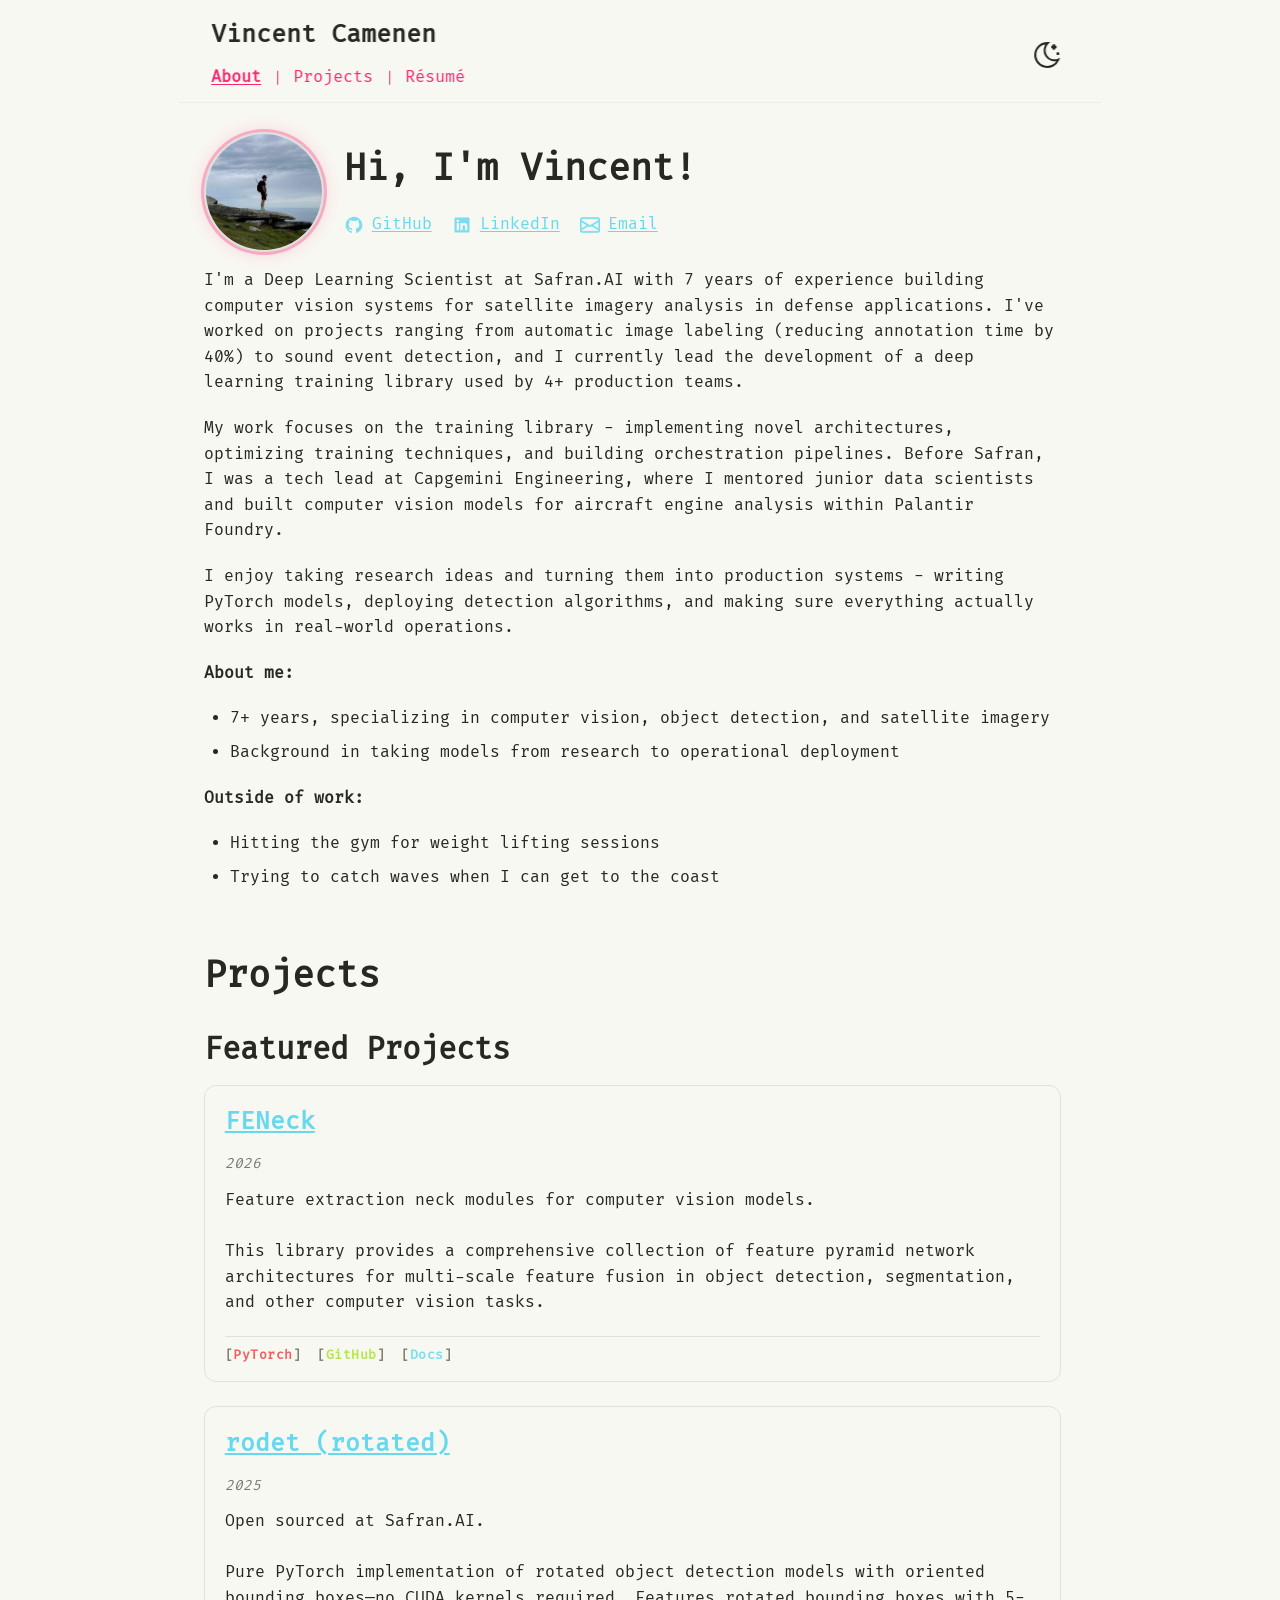
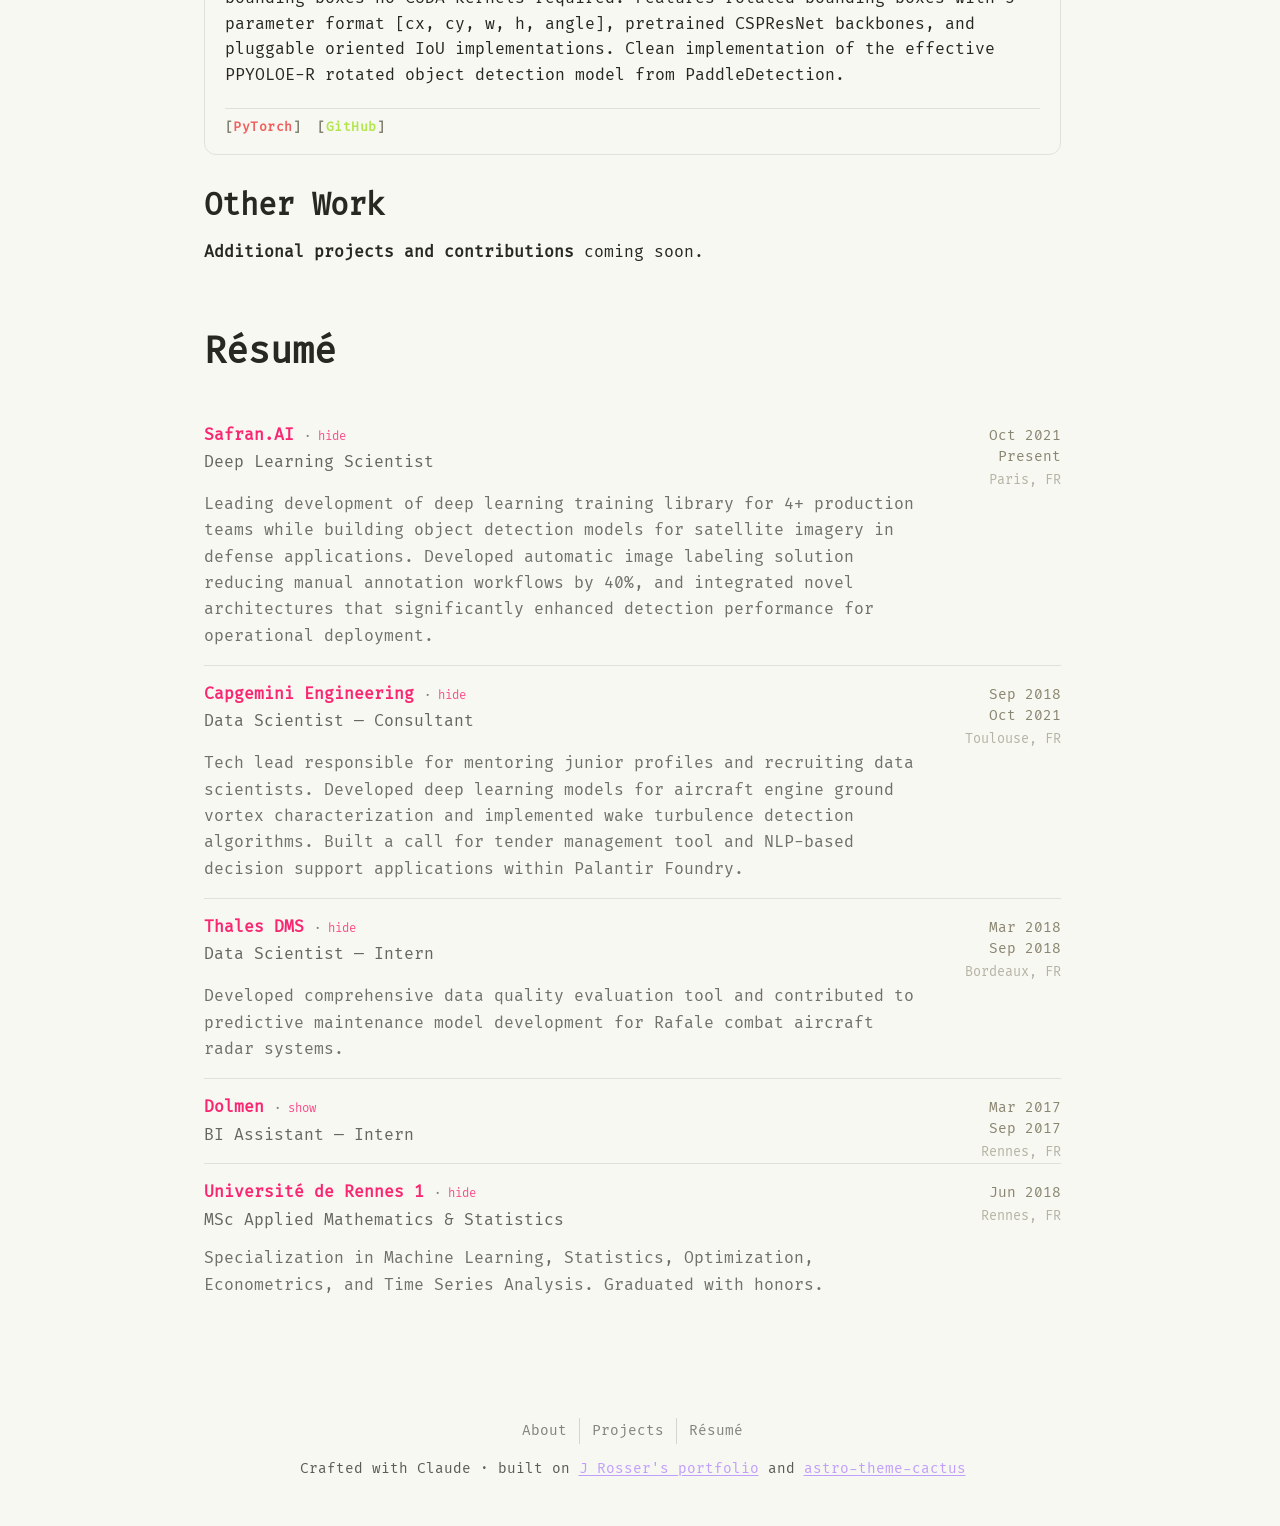
<file: docs/index.html>
<!DOCTYPE html>
<html lang="en" class="scroll-smooth">
<head>
    <meta charset="UTF-8">
    <meta name="viewport" content="width=device-width, initial-scale=1.0">
    <title>Vincent - Portfolio</title>
    <meta name="description" content="Software Engineer and Developer Portfolio">
    <link rel="icon" href="data:,">
    <link rel="stylesheet" href="styles.css">
    <script>
        (function() {
            try {
                var saved = localStorage.getItem('theme');
                var systemDark = window.matchMedia('(prefers-color-scheme: dark)').matches;
                var theme = saved === 'dark' || saved === 'light' ? saved : (systemDark ? 'dark' : 'light');
                document.documentElement.setAttribute('data-theme', theme);
            } catch (e) {
                document.documentElement.setAttribute('data-theme', 'light');
            }
        })();
    </script>
</head>
<body class="bg-global-bg text-global-text antialiased">
    <a class="skip-link" href="#main">skip to content</a>
    <!-- Fixed Header -->
    <header id="main-header" class="group">
        <div class="header-grid">
            <!-- Title -->
            <div class="header-title">
                <span class="text-xl font-bold sm:text-2xl">Vincent Camenen</span>
            </div>

            <!-- Navigation -->
            <nav class="mobile-nav-menu header-nav sm:flex sm:flex-row sm:items-center" id="navigation-menu" aria-label="Main menu">
                <a href="#about" aria-current="false">About</a>
                <a href="#projects" aria-current="false">Projects</a>
                <a href="#resume" aria-current="false">Résumé</a>
            </nav>

            <!-- Controls (spans both rows via CSS grid) -->
            <div class="header-controls">
                <!-- Theme Toggle -->
                <button id="theme-toggle" class="flex items-center justify-center" aria-label="Switch to dark theme">
                    <svg class="sun-icon" fill="none" stroke-width="1.5" viewBox="0 0 24 24" xmlns="http://www.w3.org/2000/svg" stroke="currentColor">
                        <path d="M12 18C15.3137 18 18 15.3137 18 12C18 8.68629 15.3137 6 12 6C8.68629 6 6 8.68629 6 12C6 15.3137 8.68629 18 12 18Z" stroke-linecap="round" stroke-linejoin="round"></path>
                        <path d="M22 12L23 12" stroke-linecap="round" stroke-linejoin="round"></path>
                        <path d="M12 2V1" stroke-linecap="round" stroke-linejoin="round"></path>
                        <path d="M12 23V22" stroke-linecap="round" stroke-linejoin="round"></path>
                        <path d="M20 20L19 19" stroke-linecap="round" stroke-linejoin="round"></path>
                        <path d="M20 4L19 5" stroke-linecap="round" stroke-linejoin="round"></path>
                        <path d="M4 20L5 19" stroke-linecap="round" stroke-linejoin="round"></path>
                        <path d="M4 4L5 5" stroke-linecap="round" stroke-linejoin="round"></path>
                        <path d="M1 12L2 12" stroke-linecap="round" stroke-linejoin="round"></path>
                    </svg>
                    <svg class="moon-icon" fill="none" stroke="currentColor" stroke-width="1.5" viewBox="0 0 24 24" xmlns="http://www.w3.org/2000/svg">
                        <path d="M0 0h24v24H0z" fill="none" stroke="none"></path>
                        <path d="M12 3c.132 0 .263 0 .393 0a7.5 7.5 0 0 0 7.92 12.446a9 9 0 1 1 -8.313 -12.454z"></path>
                        <path d="M17 4a2 2 0 0 0 2 2a2 2 0 0 0 -2 2a2 2 0 0 0 -2 -2a2 2 0 0 0 2 -2"></path>
                        <path d="M19 11h2m-1 -1v2"></path>
                    </svg>
                </button>

                <!-- Mobile Menu Toggle -->
                <button id="toggle-navigation-menu" class="flex items-center justify-center p-1 sm:hidden" aria-expanded="false" aria-label="Toggle navigation menu">
                    <svg aria-hidden="true" fill="none" stroke="currentColor" stroke-width="1.5" viewBox="0 0 24 24" xmlns="http://www.w3.org/2000/svg">
                        <path stroke-linecap="round" stroke-linejoin="round" d="M3.75 9h16.5m-16.5 6.75h16.5"></path>
                    </svg>
                    <svg aria-hidden="true" fill="none" stroke="currentColor" stroke-width="1.5" viewBox="0 0 24 24" xmlns="http://www.w3.org/2000/svg">
                        <path stroke-linecap="round" stroke-linejoin="round" d="M6 18L18 6M6 6l12 12"></path>
                    </svg>
                </button>
            </div>
        </div>
    </header>

    <!-- Main Content -->
    <main id="main" class="mx-auto max-w-3xl px-4 sm:px-8">
        <!-- About Section -->
        <section id="about" class="mb-16">
            <div class="prose" id="about-content"></div>
        </section>

        <!-- Projects Section -->
        <section id="projects" class="mb-16">
            <div class="prose" id="projects-content"></div>
        </section>

        <!-- Resume Section -->
        <section id="resume" class="mb-16">
            <div class="prose" id="resume-content"></div>
        </section>
    </main>

    <!-- Footer -->
    <div class="mx-auto max-w-3xl px-4 sm:px-8 py-8 text-center text-sm opacity-75">
        <nav class="footer-nav" aria-label="Footer navigation">
            <a href="#about">About</a>
            <a href="#projects">Projects</a>
            <a href="#resume">Résumé</a>
        </nav>
        <p>Crafted with Claude · built on <a href="https://github.com/jrosseruk/jrosseruk.github.io" class="footer-link">J Rosser's portfolio</a> and <a href="https://astro-cactus.chriswilliams.dev" class="footer-link">astro-theme-cactus</a></p>
    </div>

    <script src="script.js"></script>
</body>
</html>
</file>
<file: docs/styles.css>
@font-face {
    font-family: 'Fira Code';
    src: url('assets/FiraCode-Regular.ttf') format('truetype');
    font-weight: 400;
    font-style: normal;
    font-display: swap;
}

/* =============================================================================
   styles.css — Portfolio site
   Sections:
     1. Theme variables
     2. Reset & base
     3. Utility classes
     4. Layout — header
     5. Navigation links (desktop + mobile)
     6. Theme toggle
     7. Typography — .prose
     8. About section
     9. Projects
    10. Resume timeline
    11. Enhancements
    12. Footer
============================================================================= */


/* ── 1. Theme variables ────────────────────────────────────────────────────── */

:root {
    /* Light — Monokai-inspired */
    --bg:          #f8f8f2;
    --text:        #272822;
    --accent:      #f92672;   /* pink  */
    --accent-dark: #272822;
    --link:        #66d9ef;
    --border:      #e0e0dd;
    --card-bg:     rgba(248, 248, 242, 0.95);
    --shadow:      rgba(0, 0, 0, 0.08);
    --muted:       #8a8570;
}

[data-theme="dark"] {
    /* Dark — Monokai */
    --bg:          #272822;
    --text:        #f8f8f2;
    --accent:      #fd971f;   /* orange */
    --accent-dark: #f8f8f2;
    --link:        #66d9ef;
    --border:      #49483e;
    --card-bg:     rgba(39, 40, 34, 0.9);
    --shadow:      rgba(0, 0, 0, 0.4);
    --muted:       #75715e;
}


/* ── 2. Reset & base ───────────────────────────────────────────────────────── */

*,
*::before,
*::after {
    box-sizing: border-box;
}

html {
    scroll-behavior: smooth;
    scrollbar-gutter: stable;
}

body {
    margin: 0;
    padding-top: 8rem; /* offset for fixed header */
    background-color: var(--bg);
    color: var(--text);
    font-family: 'Fira Code', 'Courier New', monospace;
    line-height: 1.6;
    -webkit-font-smoothing: antialiased;
    -moz-osx-font-smoothing: grayscale;
}

/* Skip to content — visible on focus for keyboard users */
.skip-link {
    position: absolute;
    top: -100%;
    left: 1rem;
    padding: 0.4rem 0.75rem;
    background: var(--accent);
    color: var(--bg);
    font-weight: 600;
    border-radius: 0 0 0.25rem 0.25rem;
    text-decoration: none;
    z-index: 999;
    transition: top 0.15s ease;
}

.skip-link:focus {
    top: 0;
}

@media (max-width: 640px) {
    body { padding-top: 5rem; }
}


/* ── 3. Utility classes ────────────────────────────────────────────────────── */
/* Only classes referenced directly in index.html markup. */

.bg-global-bg  { background-color: var(--bg); }
.text-global-text { color: var(--text); }

.mx-auto       { margin-left: auto; margin-right: auto; }
.max-w-3xl     { max-width: 57.6rem; }
.px-4          { padding-left: 1rem; padding-right: 1rem; }
.mb-16         { margin-bottom: 4rem; }
.py-8          { padding-top: 2rem; padding-bottom: 2rem; }
.flex          { display: flex; }
.items-center  { align-items: center; }
.justify-center{ justify-content: center; }
.gap-3         { gap: 0.75rem; }
.text-sm       { font-size: 0.875rem; }
.text-xl       { font-size: 1.25rem; }
.font-bold     { font-weight: 700; }
.opacity-75    { opacity: 0.75; }
.text-center   { text-align: center; }
.antialiased   { -webkit-font-smoothing: antialiased; -moz-osx-font-smoothing: grayscale; }
.scroll-smooth { scroll-behavior: smooth; }
.p-1           { padding: 0.25rem; }

@media (min-width: 640px) {
    .sm\:px-8     { padding-left: 2rem; padding-right: 2rem; }
    .sm\:flex     { display: flex; }
    .sm\:flex-row { flex-direction: row; }
    .sm\:items-center { align-items: center; }
    .sm\:hidden   { display: none; }
    .sm\:text-2xl { font-size: 1.5rem; }
}


/* ── 4. Layout — header ────────────────────────────────────────────────────── */

#main-header {
    position: fixed;
    top: 0;
    left: 50%;
    transform: translateX(-50%);
    z-index: 100;
    width: 100%;
    max-width: 57.6rem;
    padding: 1rem 1rem 0.5rem;
    background-color: color-mix(in srgb, var(--bg) 95%, transparent);
    backdrop-filter: blur(12px);
    -webkit-backdrop-filter: blur(12px);
    border-bottom: 1px solid color-mix(in srgb, var(--border) 50%, transparent);
}

@media (min-width: 640px) {
    #main-header { padding: 1rem 2rem 0.5rem; }
}

.header-grid {
    display: grid;
    grid-template-columns: 1fr auto;
    grid-template-rows: auto auto;
    grid-template-areas:
        "title    controls"
        "nav      controls";
    align-items: center;
    column-gap: 1rem;
    row-gap: 0.15rem;
}

.header-title {
    grid-area: title;
}

.header-nav {
    grid-area: nav;
}

.header-controls {
    grid-area: controls;
    display: flex;
    align-items: center;
    align-self: stretch;        /* span full height of both rows */
    justify-content: center;    /* vertically center within that height */
    gap: 0.75rem;
}


/* ── 5. Navigation links ───────────────────────────────────────────────────── */

/* Desktop */
.mobile-nav-menu {
    display: flex;
    flex-direction: row;
    align-items: center;
    gap: 0;
    position: static;
    background: transparent;
    margin-top: 0.25rem;
    margin-left: -1rem;
}

.mobile-nav-menu > a {
    padding: 0.25rem 1rem;
    color: var(--accent);
    text-decoration: none;
    transition: opacity 0.2s ease;
    position: relative;
    font-size: 1rem;
}

.mobile-nav-menu > a::before {
    content: '';
    position: absolute;
    left: 0;
    top: 50%;
    translate: 0 -50%;
    height: 0.9em;
    width: 1px;
    background-color: var(--accent);
}

.mobile-nav-menu > a:first-child::before {
    display: none;
}

.mobile-nav-menu > a:hover {
    text-decoration: underline;
    text-underline-offset: 2px;
}

/* Active nav link — accent dot indicator */
.mobile-nav-menu > a.active {
    text-decoration: underline;
    text-underline-offset: 2px;
    font-weight: 600;
}

/* Mobile — hidden by default, dropdown below header when open */
@media (max-width: 640px) {
    .mobile-nav-menu {
        display: none;
        position: absolute;
        top: 100%;
        left: -1rem;
        right: -1rem;
        flex-direction: column;
        gap: 0;
        padding: 0.5rem 0;
        background-color: color-mix(in srgb, var(--bg) 97%, transparent);
        backdrop-filter: blur(12px);
        -webkit-backdrop-filter: blur(12px);
        border-top: 1px solid color-mix(in srgb, var(--border) 60%, transparent);
        border-bottom: 1px solid color-mix(in srgb, var(--border) 60%, transparent);
        z-index: 90;
        margin: 0;
    }

    .mobile-nav-menu > a {
        display: block;
        padding: 0.75rem 1.5rem;
        border-left: none;
        font-size: 1rem;
        color: var(--accent);
        text-decoration: none;
        border-bottom: 1px solid color-mix(in srgb, var(--border) 40%, transparent);
    }

    .mobile-nav-menu > a:last-child {
        border-bottom: none;
    }

    .mobile-nav-menu > a:hover,
    .mobile-nav-menu > a.active {
        background-color: color-mix(in srgb, var(--accent) 8%, transparent);
        text-decoration: none;
    }
}

/* Reveal dropdown when menu is open */
.group.menu-open .mobile-nav-menu {
    display: flex;
}

/* Hamburger button */
#toggle-navigation-menu {
    position: relative;
    z-index: 100;
    width: 2rem;
    height: 2rem;
    background: transparent;
    border: none;
    cursor: pointer;
    transition: color 0.2s ease;
}

#toggle-navigation-menu:hover {
    color: var(--accent);
}

#toggle-navigation-menu svg {
    width: 2rem;
    height: 2rem;
    position: absolute;
    top: 50%;
    left: 50%;
    translate: -50% -50%;
    transition: opacity 0.15s ease, transform 0.15s ease;
}

#toggle-navigation-menu[aria-expanded="false"] svg:first-of-type { opacity: 1; transform: scale(1); }
#toggle-navigation-menu[aria-expanded="false"] svg:last-of-type  { opacity: 0; transform: scale(0); }
#toggle-navigation-menu[aria-expanded="true"]  svg:first-of-type { opacity: 0; transform: scale(0); }
#toggle-navigation-menu[aria-expanded="true"]  svg:last-of-type  { opacity: 1; transform: scale(1); }


/* ── 6. Theme toggle ───────────────────────────────────────────────────────── */

#theme-toggle {
    position: relative;
    z-index: 50;
    background: transparent;
    border: none;
    cursor: pointer;
    transition: color 0.2s ease;
}

#theme-toggle svg {
    width: 2rem;
    height: 2rem;
    transition: color 0.2s ease;
}

#theme-toggle:hover svg {
    color: var(--accent);
}

/* Icon visibility by theme */
[data-theme="light"] .sun-icon  { display: none;  }
[data-theme="light"] .moon-icon { display: block; color: #272822; }
[data-theme="dark"]  .sun-icon  { display: block; color: #f8f8f2; }
[data-theme="dark"]  .moon-icon { display: none;  }

/* Fallback before JS sets data-theme */
:root .sun-icon  { display: none;  }
:root .moon-icon { display: block; color: #272822; }


/* ── 7. Typography — .prose ────────────────────────────────────────────────── */

.title {
    font-size: 1.5rem;
    font-weight: 600;
    color: var(--accent-dark);
    margin-bottom: 2rem;
}

.prose {
    color: var(--text);
    max-width: none;
}

.prose h1,
.prose h2,
.prose h3,
.prose h4,
.prose h5,
.prose h6 {
    font-weight: 600;
    line-height: 1.25;
    color: var(--accent-dark);
    margin-top: 2rem;
    margin-bottom: 1rem;
}

.prose h1 { font-size: 2.25rem; }
.prose h2 { font-size: 1.875rem; }
.prose h3 { font-size: 1.5rem; }
.prose h4 { font-size: 1.25rem; }

.prose p {
    margin-bottom: 1.25rem;
}

.prose ul,
.prose ol {
    margin-bottom: 1.25rem;
    padding-left: 1.625rem;
}

.prose li {
    margin-bottom: 0.5rem;
}

.prose a:not(.tag) {
    color: var(--link);
    text-decoration: underline;
    text-underline-offset: 2px;
}

.prose a:not(.tag):hover {
    text-decoration-thickness: 2px;
}

.prose strong {
    font-weight: 600;
    color: var(--accent-dark);
}

.prose code {
    padding: 0.125rem 0.25rem;
    font-size: 0.875rem;
    border: 1px dotted #666;
    border-radius: 2px;
    background-color: color-mix(in srgb, var(--accent-dark) 10%, transparent);
}

.prose blockquote {
    margin-left: 0;
    padding-left: 1rem;
    border-left: 4px solid var(--accent);
    font-style: italic;
    color: var(--accent);
}


/* ── 8. About section ──────────────────────────────────────────────────────── */

.about-header {
    display: flex;
    align-items: center;
    gap: 1.25rem;
    flex-wrap: nowrap;
    margin-top: 0.25rem;
    margin-bottom: 1rem;
}

.about-avatar {
    flex-shrink: 0;
    width: 120px;
    height: 120px;
    border-radius: 9999px;
    object-fit: cover;
    border: 2px solid var(--border);
    background-color: var(--border);
}

.about-header-content {
    display: flex;
    flex-direction: column;
    gap: 0.25rem;
}

.about-socials {
    display: flex;
    gap: 1.25rem;
    align-items: center;
    flex-wrap: wrap;
    margin-top: 0.5rem;
}

.about-socials a,
.about-social-link {
    display: inline-flex;
    align-items: center;
    gap: 0.5rem;
    text-decoration: none;
    color: var(--accent-dark);
    transition: color 0.2s ease;
    transform: translateZ(0);
    will-change: color;
}

.about-socials a:hover,
.about-social-link:hover {
    color: var(--accent);
}

.about-socials a:hover svg,
.about-social-link:hover svg {
    opacity: 1;
}

.about-socials svg,
.about-social-link svg {
    width: 20px;
    height: 20px;
    opacity: 0.85;
    transition: opacity 0.2s ease;
}

.about-header .title {
    margin-top: 0;
    margin-bottom: 0.5rem;
}

@media (max-width: 640px) {
    .about-header {
        flex-direction: column;
        align-items: center;
        text-align: center;
    }

    .about-avatar {
        width: 88px;
        height: 88px;
        margin-top: 1.5rem;
    }

    .about-header-content {
        align-items: center;
    }
}


/* ── 9. Projects ───────────────────────────────────────────────────────────── */

.project-card {
    margin-bottom: 1.5rem;
    padding: 1rem 1.25rem;
    background-color: var(--card-bg);
    border: 1px solid var(--border);
    border-radius: 0.75rem;
    backdrop-filter: blur(8px);
    transition: transform 0.2s ease, box-shadow 0.2s ease;
}

.project-card:hover {
    border-color: color-mix(in srgb, var(--accent) 50%, var(--border));
}

.project-title {
    margin: 0 0 0.25rem;
    font-size: 1.125rem;
    font-weight: 600;
}

.project-link {
    color: var(--accent-dark);
    text-decoration: none;
}

.project-link:hover {
    text-decoration: underline;
    text-underline-offset: 2px;
}

.project-year {
    font-size: 0.875rem;
    font-style: italic;
    opacity: 0.6;
}

.project-tags {
    display: flex;
    flex-wrap: wrap;
    gap: 0;
    margin-top: 0.75rem;
    padding-top: 0.5rem;
    border-top: 1px solid var(--border);
    font-size: 0.8rem;
}

.tag {
    display: inline-block;
    text-decoration: none;
    letter-spacing: 0.04em;
    opacity: 0.85;
    font-weight: 600;
    will-change: opacity;
    transform: translateZ(0);
    transition: opacity 0.2s ease;
}

.tag::before { content: '['; color: #6b6b5a; font-weight: 600; }
.tag::after  { content: ']'; color: #6b6b5a; font-weight: 600; }

.tag-pytorch { color: #ef4444; }
.tag-arxiv   { color: #66d9ef; }
.tag-github  { color: #a6e22e; }

.tag:hover { opacity: 1; }
a.tag:hover { text-decoration: underline; text-underline-offset: 3px; }

.project-tags .tag + .tag {
    margin-left: 1rem;
}

/* Reset prose margins inside cards */
.project-card .project-title {
    margin-top: 0.35rem;
}

.project-card p:last-child {
    margin-bottom: 0;
}

@media (max-width: 768px) {
    .project-card { flex-direction: column; gap: 1rem; }
}


/* ── 10. Resume ────────────────────────────────────────────────────────────── */

.resume {
    margin-top: 2rem;
}

.resume-item {
    border-bottom: 1px solid var(--border);
}

.resume-item:last-child {
    border-bottom: none;
}

.resume-summary {
    display: grid;
    grid-template-columns: 1fr 7rem;
    gap: 0 1.25rem;
    cursor: pointer;
    list-style: none;
    padding: 1rem 0 0;
}

.resume-summary::-webkit-details-marker { display: none; }

.resume-right {
    text-align: right;
    padding-top: 0.1rem;
}

.resume-dates {
    font-size: 0.88rem;
    color: var(--muted);
    line-height: 1.5;
}

.resume-location {
    font-size: 0.82rem;
    color: var(--muted);
    opacity: 0.6;
    margin-top: 0.2rem;
}

.resume-org {
    font-size: 1rem;
    font-weight: 700;
    color: var(--accent);
}

.resume-role {
    font-size: 1rem;
    opacity: 0.7;
    margin-top: 0.1rem;
    padding-bottom: 0.75rem;
}

.resume-toggle-hint {
    font-size: 0.75rem;
    font-weight: 400;
    color: var(--muted);
}

.resume-toggle-label { color: var(--accent); opacity: 0.8; }

details[open] .resume-toggle-label::before    { content: 'hide'; }
details:not([open]) .resume-toggle-label::before { content: 'show'; }

.resume-collapsible-body {
    display: grid;
    grid-template-columns: 1fr 7rem;
    gap: 0 1.25rem;
    padding-bottom: 1rem;
}

.resume-collapsible-body .resume-desc {
    grid-column: 1;
}

.resume-desc {
    font-size: 1rem;
    line-height: 1.65;
    opacity: 0.65;
}

@media (max-width: 640px) {
    .resume-summary,
    .resume-collapsible-body {
        grid-template-columns: 1fr 5rem;
        gap: 0 1rem;
    }
}


/* ── 11. Enhancements ──────────────────────────────────────────────────────── */

/* Scroll offset so fixed header doesn't cover section titles */
#about, #projects, #resume {
    scroll-margin-top: 6rem;
}

/* Fade-in sections as they load */
@keyframes fadeInUp {
    from { opacity: 0; transform: translateY(12px); }
    to   { opacity: 1; transform: translateY(0); }
}

#about-content,
#projects-content,
#resume-content {
    animation: fadeInUp 0.4s ease both;
}

#projects-content { animation-delay: 0.05s; }
#resume-content   { animation-delay: 0.1s;  }

/* Avatar accent glow */
.about-avatar {
    box-shadow:
        0 0 0 3px color-mix(in srgb, var(--accent) 30%, transparent),
        0 0 20px color-mix(in srgb, var(--accent) 20%, transparent),
        0 2px 10px color-mix(in srgb, var(--shadow) 50%, transparent);
    transition: box-shadow 0.3s ease;
}

.about-avatar:hover {
    box-shadow:
        0 0 0 3px color-mix(in srgb, var(--accent) 60%, transparent),
        0 0 28px color-mix(in srgb, var(--accent) 30%, transparent),
        0 2px 10px color-mix(in srgb, var(--shadow) 50%, transparent);
}

/* Footer nav links */
.footer-nav {
    display: flex;
    flex-wrap: wrap;
    justify-content: center;
    gap: 0.25rem 0;
    margin-top: 0.5rem;
}

.footer-nav a {
    padding: 0.1rem 0.75rem;
    border-left: 1px solid color-mix(in srgb, var(--text) 30%, transparent);
    color: var(--text);
    text-decoration: none;
    font-size: 0.875rem;
    opacity: 0.75;
    transition: opacity 0.2s ease;
}

.footer-nav a:first-child {
    border-left: none;
}

.footer-nav a:hover {
    opacity: 1;
    text-decoration: underline;
    text-underline-offset: 2px;
}


/* ── 12. Footer ────────────────────────────────────────────────────────────── */

footer,
.footer {
    color: var(--text);
    opacity: 0.75;
    font-size: 0.875rem;
    text-align: center;
}

.footer-link {
    color: #ae81ff;   /* Monokai purple */
    text-decoration: underline;
    text-underline-offset: 2px;
    opacity: 1;
}

.footer-link:hover {
    text-decoration-thickness: 2px;
}
</file>
